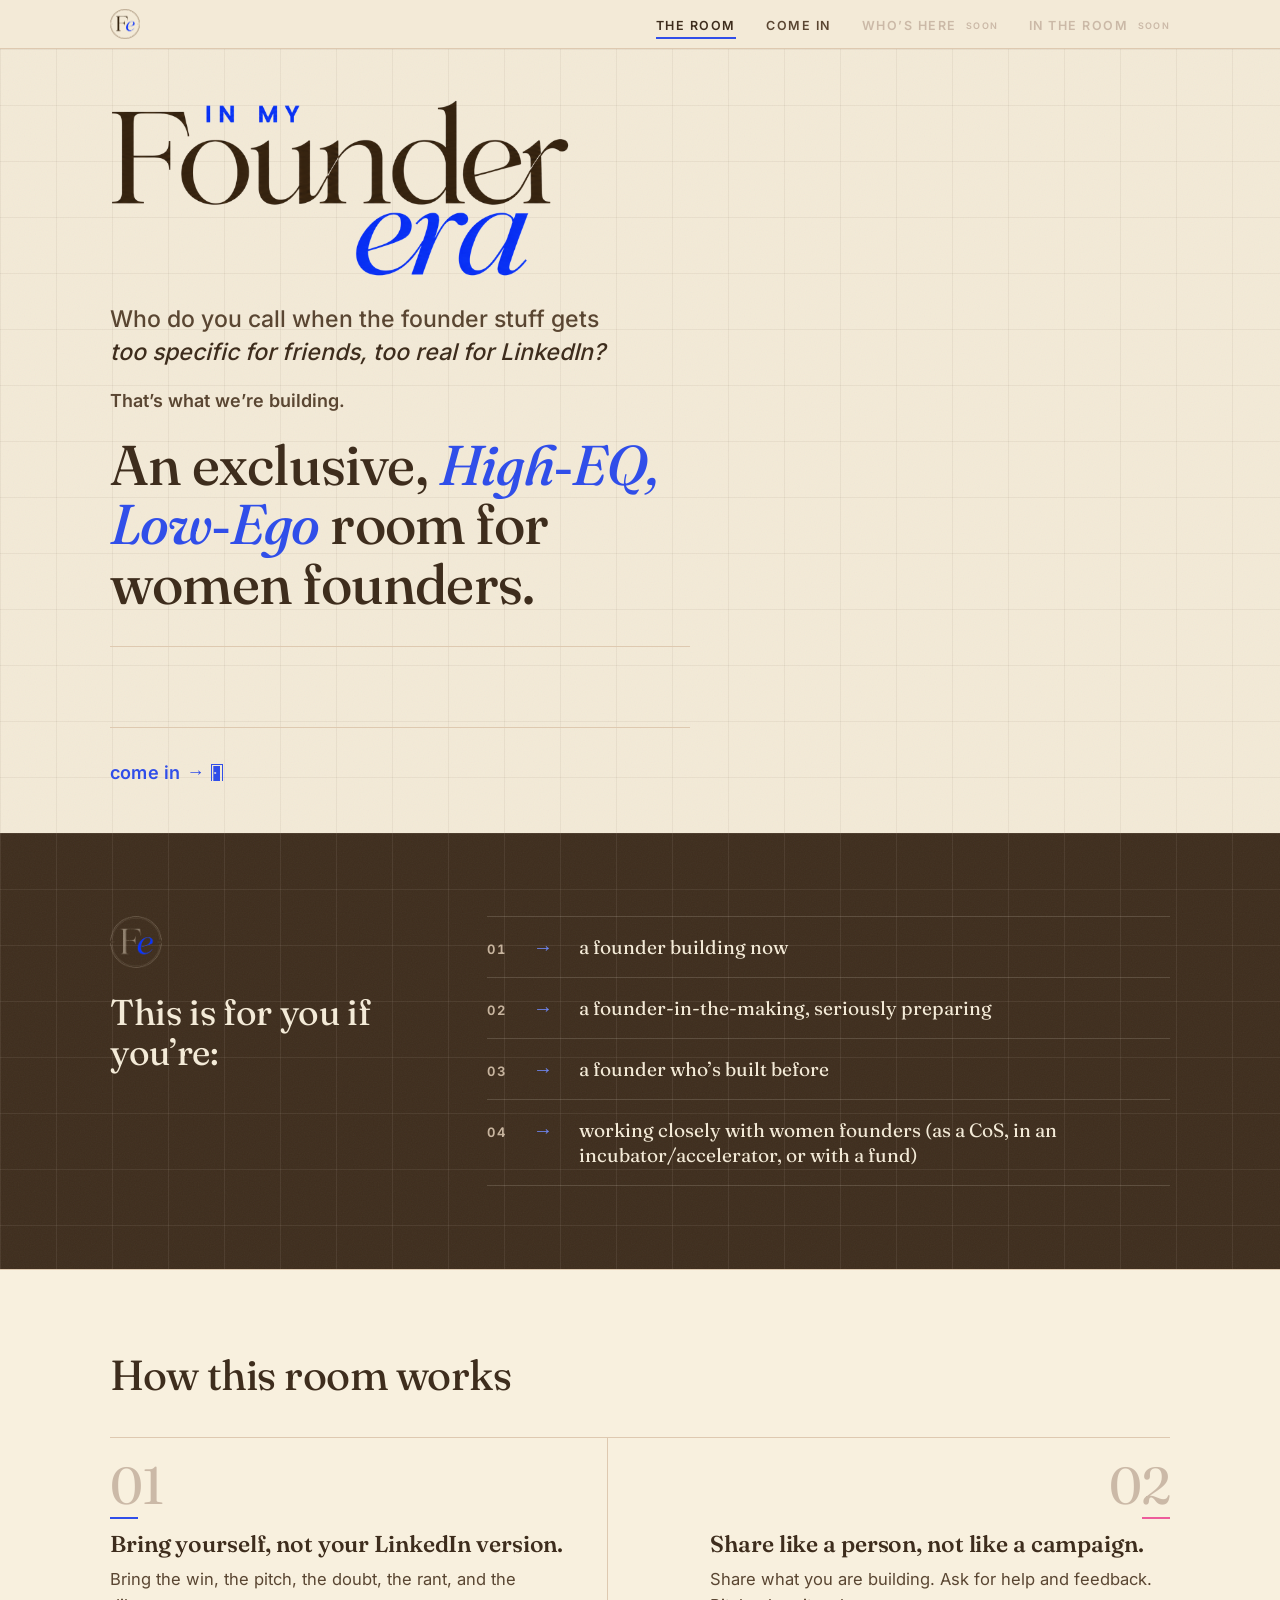
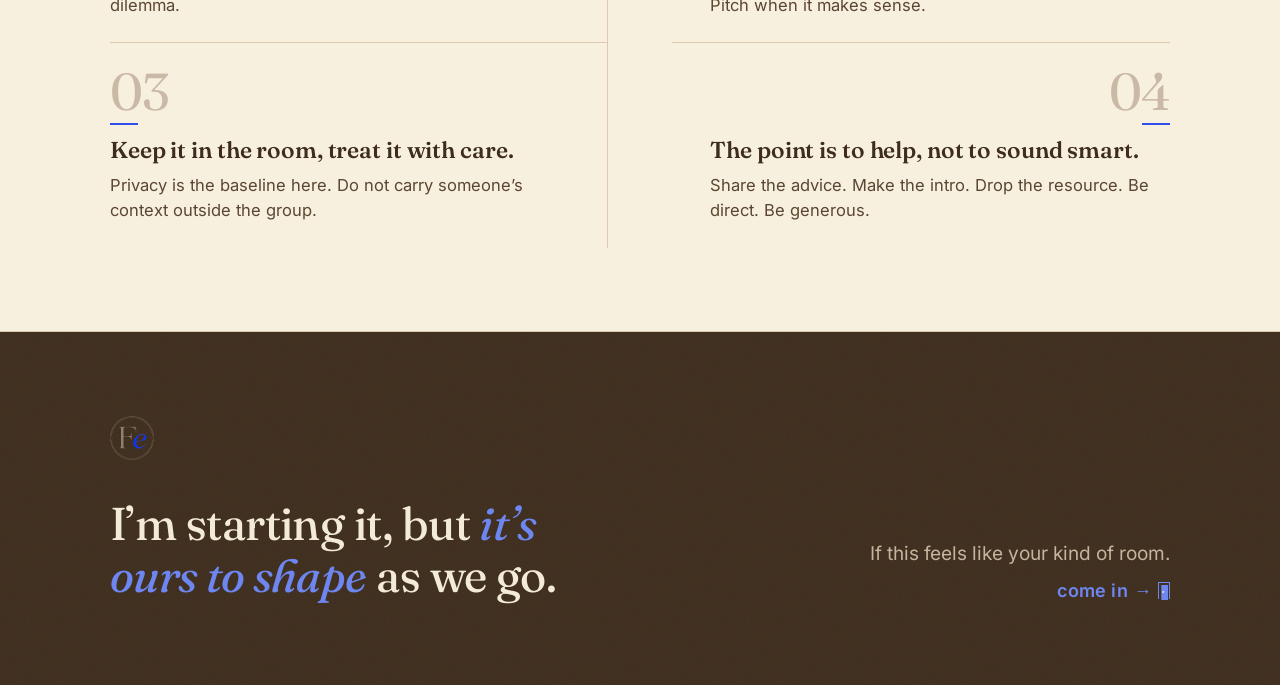
<file: index.html>
<!DOCTYPE html>
<html lang="en">
<head>
  <meta charset="UTF-8">
  <meta name="viewport" content="width=device-width, initial-scale=1.0">
  <title>Founder Era — a room for women founders</title>
  <meta name="description" content="An exclusive, high-EQ, low-ego room for women founders — for the founder stuff too specific for friends, too real for LinkedIn. Come in.">

  <!-- Social preview -->
  <meta property="og:title" content="in my Founder era">
  <meta property="og:description" content="An exclusive, high-EQ, low-ego room for women founders. Come in.">
  <meta property="og:type" content="website">
  <meta property="og:url" content="https://founderera.club/">
  <meta property="og:image" content="https://founderera.club/og.jpg">
  <meta property="og:image:width" content="1200">
  <meta property="og:image:height" content="630">
  <meta name="twitter:card" content="summary_large_image">
  <meta name="twitter:title" content="in my Founder era">
  <meta name="twitter:description" content="An exclusive, high-EQ, low-ego room for women founders. Come in.">

  <link rel="icon" type="image/png" href="favicon.png">
  <link rel="stylesheet" href="styles.css">
</head>
<body class="home-page">

  <!-- ===================== TOP NAVIGATION ===================== -->
  <nav class="home-nav" aria-label="Primary">
    <div class="home-nav-inner">
      <a class="home-nav-brand" href="index.html" aria-current="page" aria-label="Founder Era — the room">
        <img src="assets/fe-light.png" alt="" width="480" height="484">
      </a>
      <ul class="home-nav-links">
        <li><a class="home-nav-link home-nav-link--active" href="index.html" aria-current="page">The Room</a></li>
        <li><a class="home-nav-link" href="form.html">Come In</a></li>
        <li>
          <span class="home-nav-link home-nav-link--soon" aria-disabled="true">
            Who&rsquo;s Here <span class="home-nav-soon">soon</span>
          </span>
        </li>
        <li>
          <span class="home-nav-link home-nav-link--soon" aria-disabled="true">
            In the Room <span class="home-nav-soon">soon</span>
          </span>
        </li>
      </ul>
    </div>
  </nav>

  <!-- ===================== FOLD 1 — OPENING (cream + classic grid) ===================== -->
  <header class="home-fold home-fold--open">
    <div class="home-fold-grid" aria-hidden="true"></div>
    <div class="home-grain" aria-hidden="true"></div>

    <div class="home-shell">
      <div class="home-masthead">
        <img class="home-wordmark" src="assets/logo-light.png" alt="Founder Era" width="1400" height="542">
      </div>

      <div class="home-open-body">
        <p class="home-open-question">
          <span class="home-open-question-line">Who do you call when the founder stuff gets</span>
          <span class="home-open-question-line"><em>too specific for friends, too real for LinkedIn?</em></span>
        </p>

        <p class="home-open-bridge">That&rsquo;s what we&rsquo;re building.</p>

        <h1 class="home-open-hero">
          An exclusive, <em>High&#8209;EQ, Low&#8209;Ego</em> room for women founders.
        </h1>

        <!-- Thought reel: one founder situation at a time (CSS-only, loops;
             all six lines stay in the DOM and read in order for assistive tech;
             becomes a static list under prefers-reduced-motion) -->
        <div class="home-reel">
          <ul class="home-reel-track">
            <li>The co-founder conversation you&rsquo;re avoiding.</li>
            <li>The term sheet you&rsquo;re not sure is fair.</li>
            <li>The hiring decision you keep replaying.</li>
            <li>The day you want to quit.</li>
            <li>The health stuff. The family stuff.</li>
            <li>The self-doubt and the ambition.</li>
          </ul>
        </div>

        <a class="home-cta" href="form.html" aria-label="Come in — apply to Founder Era">
          <span class="home-cta-label">come in</span>
          <span class="home-cta-arrow" aria-hidden="true">&rarr;</span>
          <span class="home-cta-door" aria-hidden="true">
            <span class="home-cta-door-leaf"></span>
          </span>
        </a>
      </div>
    </div>
  </header>

  <main>
    <!-- ===================== FOLD 2 — MEMBERSHIP (espresso + subtle grid) ===================== -->
    <section class="home-fold home-fold--dark" aria-labelledby="home-membership-title">
      <div class="home-fold-grid home-fold-grid--dark" aria-hidden="true"></div>
      <div class="home-grain" aria-hidden="true"></div>

      <div class="home-shell home-membership">
        <div class="home-membership-head">
          <img class="home-seal home-seal--inline" src="assets/fe-dark.png" alt="" width="480" height="485">
          <h2 class="home-eyebrow-lead" id="home-membership-title">This is for you if you&rsquo;re:</h2>
        </div>

        <ol class="home-list">
          <li class="home-list-item">
            <span class="home-list-num" aria-hidden="true">01</span>
            <span class="home-list-arrow" aria-hidden="true">&rarr;</span>
            <span class="home-list-text">a founder building now</span>
          </li>
          <li class="home-list-item">
            <span class="home-list-num" aria-hidden="true">02</span>
            <span class="home-list-arrow" aria-hidden="true">&rarr;</span>
            <span class="home-list-text">a founder-in-the-making, seriously preparing</span>
          </li>
          <li class="home-list-item">
            <span class="home-list-num" aria-hidden="true">03</span>
            <span class="home-list-arrow" aria-hidden="true">&rarr;</span>
            <span class="home-list-text">a founder who&rsquo;s built before</span>
          </li>
          <li class="home-list-item">
            <span class="home-list-num" aria-hidden="true">04</span>
            <span class="home-list-arrow" aria-hidden="true">&rarr;</span>
            <span class="home-list-text">working closely with women founders (as a CoS, in an incubator/accelerator, or with a fund)</span>
          </li>
        </ol>
      </div>
    </section>

    <!-- ===================== FOLD 3 — VALUES (cream, editorial hairline grid) ===================== -->
    <section class="home-fold home-fold--values" aria-labelledby="home-values-title">
      <div class="home-shell">
        <h2 class="home-values-title" id="home-values-title">How this room works</h2>

        <div class="home-values-grid">
          <article class="home-value">
            <span class="home-value-num" aria-hidden="true">01</span>
            <h3 class="home-value-name">Bring yourself, not your LinkedIn version.</h3>
            <p class="home-value-copy">Bring the win, the pitch, the doubt, the rant, and the dilemma.</p>
          </article>

          <article class="home-value home-value--signal">
            <span class="home-value-num" aria-hidden="true">02</span>
            <h3 class="home-value-name">Share like a person, not like a campaign.</h3>
            <p class="home-value-copy">Share what you are building. Ask for help and feedback. Pitch when it makes sense.</p>
          </article>

          <article class="home-value">
            <span class="home-value-num" aria-hidden="true">03</span>
            <h3 class="home-value-name">Keep it in the room, treat it with care.</h3>
            <p class="home-value-copy">Privacy is the baseline here. Do not carry someone&rsquo;s context outside the group.</p>
          </article>

          <article class="home-value">
            <span class="home-value-num" aria-hidden="true">04</span>
            <h3 class="home-value-name">The point is to help, not to sound smart.</h3>
            <p class="home-value-copy">Share the advice. Make the intro. Drop the resource. Be direct. Be generous.</p>
          </article>
        </div>
      </div>
    </section>

    <!-- ===================== FOLD 4 — CLOSING (espresso, spare, quiet) ===================== -->
    <section class="home-fold home-fold--close" aria-labelledby="home-close-title">
      <div class="home-grain" aria-hidden="true"></div>

      <div class="home-shell home-close-shell">
        <img class="home-seal home-seal--close" src="assets/fe-dark.png" alt="Founder Era" width="480" height="485">
        <p class="home-close-statement" id="home-close-title">
          I&rsquo;m starting it, but <em>it&rsquo;s ours to shape</em> as we go.
        </p>
        <div class="home-close-actions">
          <p class="home-close-invite">If this feels like your kind of room.</p>
          <a class="home-cta home-cta--close" href="form.html" aria-label="Come in — apply to Founder Era">
            <span class="home-cta-label">come in</span>
            <span class="home-cta-arrow" aria-hidden="true">&rarr;</span>
            <span class="home-cta-door" aria-hidden="true">
              <span class="home-cta-door-leaf"></span>
            </span>
          </a>
        </div>
      </div>
    </section>
  </main>

</body>
</html>
</file>
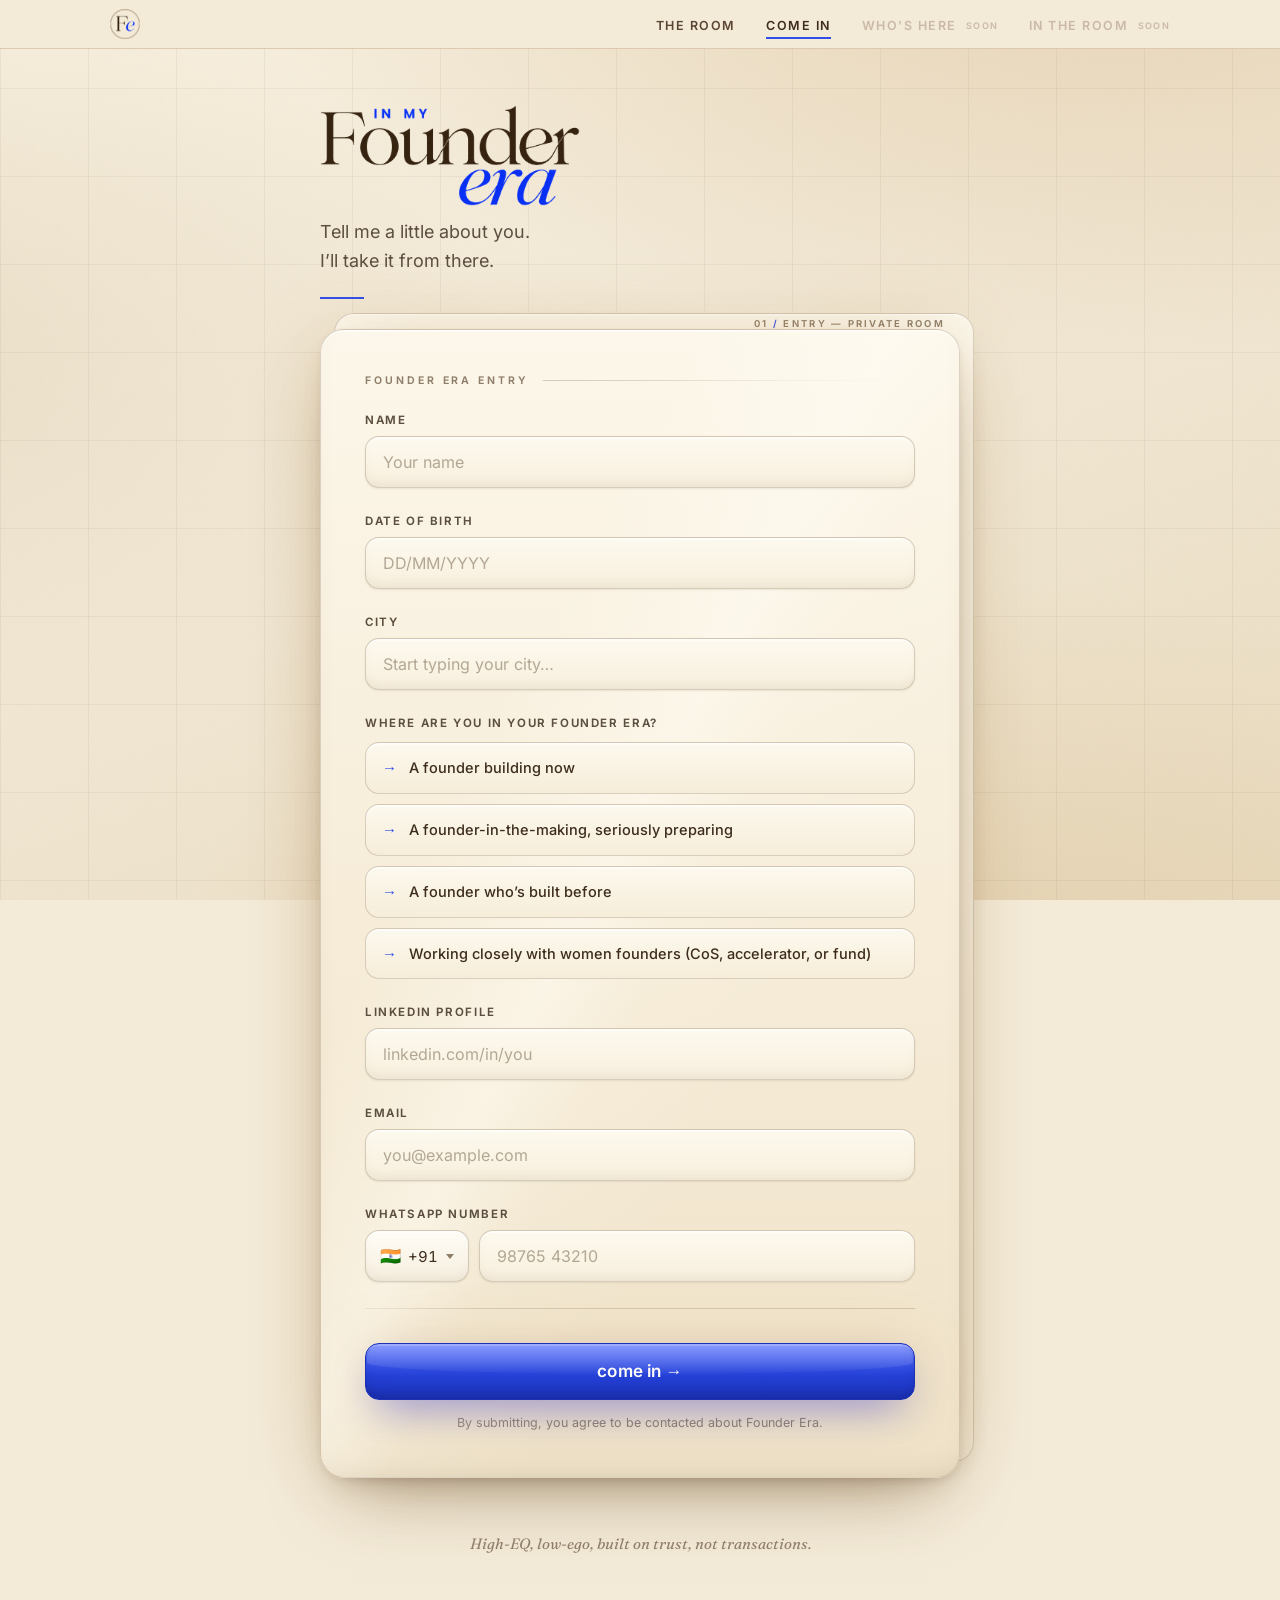
<file: form.html>
<!DOCTYPE html>
<html lang="en">
<head>
  <meta charset="UTF-8">
  <meta name="viewport" content="width=device-width, initial-scale=1.0">
  <title>Founder Era — in my founder era</title>
  <meta name="description" content="A small, closed space for women founders. High-EQ, low-ego, runs on trust — not transactions. Come in.">

  <!-- Social preview -->
  <meta property="og:title" content="in my Founder era">
  <meta property="og:description" content="A small, closed space for women founders. High-EQ, low-ego, runs on trust — not transactions. Come in.">
  <meta property="og:type" content="website">
  <meta property="og:url" content="https://founderera.club/">
  <meta property="og:image" content="https://founderera.club/og.jpg">
  <meta property="og:image:width" content="1200">
  <meta property="og:image:height" content="630">
  <meta name="twitter:card" content="summary_large_image">
  <meta name="twitter:title" content="in my Founder era">
  <meta name="twitter:description" content="A small, closed space for women founders. Come in.">

  <link rel="icon" type="image/png" href="favicon.png">
  <link rel="stylesheet" href="styles.css">
</head>
<body class="form-page">

  <!-- ===================== TOP NAVIGATION (shared with the homepage) ===================== -->
  <nav class="home-nav" aria-label="Primary">
    <div class="home-nav-inner">
      <a class="home-nav-brand" href="index.html" aria-label="Founder Era — the room">
        <img src="assets/fe-light.png" alt="" width="480" height="484">
      </a>
      <ul class="home-nav-links">
        <li><a class="home-nav-link" href="index.html">The Room</a></li>
        <li><a class="home-nav-link home-nav-link--active" href="form.html" aria-current="page">Come In</a></li>
        <li>
          <span class="home-nav-link home-nav-link--soon" aria-disabled="true">
            Who&rsquo;s Here <span class="home-nav-soon">soon</span>
          </span>
        </li>
        <li>
          <span class="home-nav-link home-nav-link--soon" aria-disabled="true">
            In the Room <span class="home-nav-soon">soon</span>
          </span>
        </li>
      </ul>
    </div>
  </nav>

  <!-- Background scenes: cream entry (outside the room) and espresso confirmation (inside) -->
  <div class="scene scene-entry" aria-hidden="true"></div>
  <div class="scene scene-espresso" aria-hidden="true"></div>
  <div class="grain" aria-hidden="true"></div>

  <main class="page">

    <!-- ===================== FORM STATE ===================== -->
    <section class="state state-form" id="stateForm">

      <header class="hero">
        <h1 class="form-wordmark-heading">
          <img class="form-wordmark" src="assets/logo-light.png" alt="In my Founder Era" width="1400" height="542">
        </h1>
        <p class="intro intro-sub">Tell me a little about you.<br>I&rsquo;ll take it from there.</p>
      </header>

      <div class="form-lead-rule" aria-hidden="true"></div>

      <div class="card-stage">
      <div class="slip" aria-hidden="true"><span class="slip-text">01 <em>/</em> entry &mdash; private room</span></div>
      <form class="card" id="signupForm" novalidate>
        <p class="card-label" aria-hidden="true">founder era entry</p>

        <div class="field">
          <label for="name">Name</label>
          <input type="text" id="name" name="name" autocomplete="name" placeholder="Your name" required>
          <p class="field-error" data-error-for="name"></p>
        </div>

        <div class="field">
          <label for="dob">Date of birth</label>
          <input type="text" id="dob" name="dob" inputmode="numeric" autocomplete="bday" placeholder="DD/MM/YYYY" required>
          <p class="field-error" data-error-for="dob"></p>
        </div>

        <div class="field field-city">
          <label for="city">City</label>
          <input type="text" id="city" name="city" autocomplete="off" role="combobox" aria-expanded="false" aria-autocomplete="list" aria-controls="cityList" placeholder="Start typing your city&hellip;" required>
          <ul class="city-list" id="cityList" role="listbox" hidden></ul>
          <p class="field-error" data-error-for="city"></p>
        </div>

        <fieldset class="field field-journey">
          <legend>Where are you in your founder era?</legend>
          <div class="pills" role="radiogroup" aria-label="Where are you in your founder era?">
            <label class="pill">
              <input type="radio" name="journey" value="A founder building now">
              <span class="pill-arrow" aria-hidden="true">&rarr;</span>
              <span class="pill-text">A founder building now</span>
            </label>
            <label class="pill">
              <input type="radio" name="journey" value="A founder-in-the-making, seriously preparing">
              <span class="pill-arrow" aria-hidden="true">&rarr;</span>
              <span class="pill-text">A founder-in-the-making, seriously preparing</span>
            </label>
            <label class="pill">
              <input type="radio" name="journey" value="A founder who's built before">
              <span class="pill-arrow" aria-hidden="true">&rarr;</span>
              <span class="pill-text">A founder who&rsquo;s built before</span>
            </label>
            <label class="pill">
              <input type="radio" name="journey" value="Working closely with women founders (CoS, accelerator, or fund)">
              <span class="pill-arrow" aria-hidden="true">&rarr;</span>
              <span class="pill-text">Working closely with women founders (CoS, accelerator, or fund)</span>
            </label>
          </div>
          <p class="field-error" data-error-for="journey"></p>
        </fieldset>

        <div class="field">
          <label for="linkedin">LinkedIn profile</label>
          <input type="url" id="linkedin" name="linkedin" inputmode="url" autocomplete="url" placeholder="linkedin.com/in/you" required>
          <p class="field-error" data-error-for="linkedin"></p>
        </div>

        <div class="field">
          <label for="email">Email</label>
          <input type="email" id="email" name="email" inputmode="email" autocomplete="email" placeholder="you@example.com" required>
          <p class="field-error" data-error-for="email"></p>
        </div>

        <div class="field">
          <label for="whatsapp">WhatsApp number</label>
          <div class="phone-group">
            <div class="dial" id="dialWrap">
              <button type="button" class="dial-btn" id="dialBtn" aria-haspopup="listbox" aria-expanded="false" aria-label="Country dialing code">
                <span class="dial-flag" id="dialFlag"></span>
                <span class="dial-code" id="dialLabel">+91</span>
                <span class="dial-chev" aria-hidden="true"></span>
              </button>
              <div class="dial-pop" id="dialPop" hidden>
                <input type="text" id="dialSearch" placeholder="Search country or code&hellip;" autocomplete="off" aria-controls="dialList" aria-autocomplete="list">
                <ul class="dial-list" id="dialList" role="listbox" aria-label="Country dialing code"></ul>
              </div>
              <input type="hidden" id="dialCode" name="dialCode" value="+91">
            </div>
            <input type="tel" id="whatsapp" name="whatsapp" inputmode="tel" autocomplete="tel-national" placeholder="98765 43210" required>
          </div>
          <p class="field-error" data-error-for="whatsapp"></p>
        </div>

        <!-- honeypot — humans never see this -->
        <div class="hp" aria-hidden="true">
          <label for="website">Website</label>
          <input type="text" id="website" name="website" tabindex="-1" autocomplete="off">
        </div>

        <div class="form-submit-rule" aria-hidden="true"></div>

        <p class="form-error" id="formError" role="alert" hidden>something glitched — try again in a sec.</p>

        <button type="submit" class="cta" id="submitBtn">
          <span class="cta-label">come in&nbsp;&rarr;</span>
          <span class="cta-sending" aria-hidden="true">sending&hellip;</span>
        </button>
        <p class="consent">By submitting, you agree to be contacted about Founder Era.</p>

      </form>
      </div>

      <p class="footnote">High-EQ, low-ego, built on trust, not transactions.</p>
    </section>

    <!-- ===================== DONE STATE ===================== -->
    <section class="state state-done" id="stateDone" hidden>
      <div class="done-inner">
        <h2 class="done-title"><span class="dt-roman">you&rsquo;re on</span> <span class="dt-italic">the list.</span></h2>
        <div class="done-panel">
          <p class="done-label" aria-hidden="true">founder era &mdash; confirmation</p>
          <p class="done-copy">Founder Era is small and closed on purpose. I&rsquo;ll personally look over your form &mdash; keep an eye on your WhatsApp for the invite.</p>
          <div class="done-rule" aria-hidden="true"></div>
          <p class="done-copy done-share">In the meantime &mdash; know another woman building something real?</p>
          <button type="button" class="share-link" id="shareLink">Send her the link&nbsp;&rarr;</button>
        </div>
      </div>
    </section>

  </main>

  <script src="cities.js" defer></script>
  <script src="app.js" defer></script>
</body>
</html>
</file>
<file: styles.css>
/* ————————————————————————————————————————————————
   Founder Era — sunlit, editorial, warm
   ———————————————————————————————————————————————— */

@font-face {
  font-family: 'Fraunces';
  font-style: normal;
  font-weight: 100 900;
  font-display: swap;
  src: url('fonts/fraunces.woff2') format('woff2');
}
@font-face {
  font-family: 'Fraunces';
  font-style: italic;
  font-weight: 100 900;
  font-display: swap;
  src: url('fonts/fraunces-italic.woff2') format('woff2');
}
@font-face {
  font-family: 'Inter';
  font-style: normal;
  font-weight: 100 900;
  font-display: swap;
  src: url('fonts/inter.woff2') format('woff2');
}

:root {
  /* Founder Era brand palette */
  --cream: #F3EAD7;
  --cream-warm: #EFE3CB;
  --sand: #E7D8BC;
  --gold: #C99A5B;
  --taupe: #CBB9A7;
  --espresso: #3E2D1D;
  --espresso-deep: #2E2113;
  --ink: #3E2D1D;
  --muted: #8F7E69;
  --cobalt: #304EE9;
  --cobalt-deep: #2440D6;
  --cobalt-soft: rgba(48, 78, 233, 0.14);
  --signal-pink: #ED5C9B;   /* single accent — principle 02 underline only */
  /* Shared chrome tokens — read by the top navigation on both pages */
  --home-espresso-80: #5A4632;   /* muted nav text on cream */
  --home-line: #DEC9B0;          /* hairline under the nav on cream */
  /* Brand type: Canela Display/Italic + Söhne (licensed) — Fraunces/Inter
     ship as tuned stand-ins and yield automatically if Canela/Söhne load */
  --serif: 'Canela', 'Canela Deck', 'Fraunces', 'Iowan Old Style', Georgia, serif;
  --sans: 'Söhne', 'Sohne', 'Inter', -apple-system, 'Segoe UI', sans-serif;
  --radius: 14px;
}

* { margin: 0; padding: 0; box-sizing: border-box; }

html { -webkit-text-size-adjust: 100%; }

body {
  font-family: var(--sans);
  color: var(--ink);
  min-height: 100svh;
  background: var(--cream);
  overflow-x: hidden;
}

/* ——— Background scenes ————————————————————— */
/* Entry: cream, low sunlight — the world outside the room + graph-paper grid */
.scene {
  position: fixed;
  inset: 0;
  z-index: -2;
  pointer-events: none;
  transition: opacity 1.1s ease;
}
.scene-entry {
  opacity: 1;
  background:
    radial-gradient(120% 90% at 85% -10%, rgba(201, 154, 91, 0.30), transparent 55%),
    radial-gradient(90% 70% at -15% 40%, rgba(233, 220, 195, 0.85), transparent 60%),
    radial-gradient(100% 80% at 70% 110%, rgba(201, 154, 91, 0.20), transparent 58%),
    linear-gradient(160deg, #F8F0DE 0%, var(--cream) 42%, #EBDDC1 100%);
}
.scene-entry::after {
  content: '';
  position: absolute;
  inset: 0;
  background-image:
    linear-gradient(rgba(58, 43, 32, 0.055) 1px, transparent 1px),
    linear-gradient(90deg, rgba(58, 43, 32, 0.055) 1px, transparent 1px);
  background-size: 88px 88px;
}
/* Espresso: warm brown with a golden sheen — never flat */
.scene-espresso {
  opacity: 0;
  background:
    radial-gradient(110% 80% at 80% -15%, rgba(201, 154, 91, 0.28), transparent 55%),
    radial-gradient(80% 60% at 10% 105%, rgba(201, 154, 91, 0.14), transparent 60%),
    linear-gradient(155deg, #4A3623 0%, var(--espresso) 45%, var(--espresso-deep) 100%);
}
.scene-espresso::after {
  content: '';
  position: absolute;
  inset: 0;
  background-image:
    linear-gradient(rgba(243, 234, 215, 0.05) 1px, transparent 1px),
    linear-gradient(90deg, rgba(243, 234, 215, 0.05) 1px, transparent 1px);
  background-size: 88px 88px;
}
body.is-done .scene-entry { opacity: 0; }
body.is-done .scene-espresso { opacity: 1; }

/* Filmic grain — layered above the grid */
.grain {
  position: fixed;
  inset: 0;
  z-index: -1;
  pointer-events: none;
  opacity: 0.055;
  background-image: url("data:image/svg+xml,%3Csvg xmlns='http://www.w3.org/2000/svg' width='180' height='180'%3E%3Cfilter id='n'%3E%3CfeTurbulence type='fractalNoise' baseFrequency='0.82' numOctaves='2' stitchTiles='stitch'/%3E%3C/filter%3E%3Crect width='100%25' height='100%25' filter='url(%23n)'/%3E%3C/svg%3E");
  background-size: 180px 180px;
}

/* ——— Layout — a narrow, centred form column, gutters aligned to the nav ——— */
.page {
  max-width: 760px;
  margin: 0 auto;
  padding: clamp(32px, 6vw, 56px) clamp(22px, 5vw, 60px) clamp(48px, 8vw, 72px);
}

/* ——— Hero — the wordmark serves as the page heading + short intro ——— */
.hero { margin-bottom: clamp(16px, 2.2vw, 22px); }

/* the wordmark IS the page's single <h1> — left-aligned identity, not a hero */
.form-wordmark-heading {
  margin: 0;
  padding: 0;
  line-height: 1;
}
.form-wordmark {
  display: block;
  width: clamp(180px, 24vw, 260px);
  height: auto;
}

.intro {
  margin-top: clamp(16px, 2.4vw, 22px);
  font-size: clamp(18px, 1.7vw, 20px);
  font-weight: 550;
  line-height: 1.6;
  color: var(--ink);
  max-width: 46ch;
}
.intro-sub {
  margin-top: 12px;
  font-size: clamp(16.5px, 1.4vw, 18px);
  font-weight: 400;
  color: #5C4F40;
}

/* short cobalt hairline — a clear start to the task area */
.form-lead-rule {
  width: 44px;
  height: 2px;
  background: var(--cobalt);
  margin-bottom: clamp(22px, 3vw, 30px);
}

/* ——— Card stage: invite slip + entry card ——— */
.card-stage { position: relative; }

/* invite-slip: a second card sitting directly behind the main one */
.slip {
  position: absolute;
  inset: 0;
  transform: translate(14px, -16px);
  background: linear-gradient(180deg, #FCF8EC 0%, #F2E9D4 100%);
  border: 1px solid rgba(139, 117, 90, 0.3);
  border-radius: 20px;
  box-shadow:
    0 14px 32px -20px rgba(93, 69, 44, 0.4),
    inset 0 1px 0 rgba(255, 255, 255, 0.85);
}
.slip-text em { font-style: normal; color: var(--cobalt); }
.slip-text {
  position: absolute;
  top: 4px;
  right: 28px;
  font-size: 9.5px;
  font-weight: 650;
  letter-spacing: 0.24em;
  text-transform: uppercase;
  white-space: nowrap;
  color: var(--muted);
}

/* printed label inside the card — not a heading */
.card-label {
  display: flex;
  align-items: center;
  gap: 14px;
  font-size: 10.5px;
  font-weight: 650;
  letter-spacing: 0.28em;
  text-transform: uppercase;
  color: var(--muted);
  margin-bottom: 26px;
}
.card-label::after {
  content: '';
  height: 1px;
  flex: 1;
  background: linear-gradient(90deg, rgba(139, 117, 90, 0.35), transparent);
}

.card {
  position: relative;
  /* lit coated surface: lighter where light lands, deeper toward the base */
  background: linear-gradient(180deg, #FCF7EA 0%, #F6ECD8 52%, #EFE2C8 100%);
  border: 1px solid rgba(139, 117, 90, 0.28);
  border-radius: 24px;
  padding: clamp(28px, 6vw, 44px);
  box-shadow:
    0 36px 70px -32px rgba(93, 69, 44, 0.5),
    0 14px 30px -16px rgba(93, 69, 44, 0.28),
    0 3px 8px -3px rgba(93, 69, 44, 0.14),
    0 0 80px -18px rgba(201, 154, 91, 0.45),
    inset 0 1.5px 0 rgba(255, 255, 255, 0.95),
    inset 0 -20px 34px -26px rgba(139, 117, 90, 0.3);
}
/* faint diagonal sheen, like light on coated paper */
.card::before {
  content: '';
  position: absolute;
  inset: 0;
  border-radius: inherit;
  background: linear-gradient(118deg, transparent 30%, rgba(255, 252, 243, 0.55) 46%, rgba(255, 252, 243, 0.12) 54%, transparent 66%);
  pointer-events: none;
}

/* ——— Fields ————————————————————————————————— */
.field { position: relative; margin-bottom: 26px; border: 0; scroll-margin-top: 84px; }

.field > label,
.field legend {
  display: block;
  font-size: 11.5px;
  font-weight: 650;
  letter-spacing: 0.14em;
  text-transform: uppercase;
  color: #5C4F40;
  margin-bottom: 9px;
}
.field legend { margin-bottom: 12px; }

input[type="text"],
input[type="url"],
input[type="email"],
input[type="tel"] {
  width: 100%;
  font-family: var(--sans);
  font-size: 16px;
  color: var(--ink);
  background: linear-gradient(180deg, #FDF9EE 0%, #F8F0DE 100%);
  border: 1px solid rgba(139, 117, 90, 0.34);
  border-radius: var(--radius);
  padding: 15px 17px;
  outline: none;
  /* part of the same lit surface: inner top light, gentle depth, slight lift */
  box-shadow:
    inset 0 1.5px 0 rgba(255, 255, 255, 0.9),
    inset 0 -9px 16px -12px rgba(139, 117, 90, 0.24),
    0 1px 2px rgba(93, 69, 44, 0.1);
  transition: border-color 0.2s ease, box-shadow 0.2s ease;
}
input::placeholder { color: #B3A794; }
input:focus {
  border-color: var(--cobalt);
  box-shadow:
    inset 0 1.5px 0 rgba(255, 255, 255, 0.9),
    inset 0 -9px 16px -12px rgba(139, 117, 90, 0.16),
    0 0 0 3.5px var(--cobalt-soft);
}
.field.has-error input {
  border-color: rgba(176, 108, 57, 0.75);
}

/* ——— Phone: searchable country code + number ————— */
.phone-group { display: flex; gap: 10px; }
.phone-group > input[type="tel"] { flex: 1; min-width: 0; }
.dial { position: relative; flex: none; }

.dial-btn {
  display: flex;
  align-items: center;
  gap: 7px;
  height: 100%;
  font-family: var(--sans);
  font-size: 15px;
  color: var(--ink);
  background: linear-gradient(180deg, #FEFCF6 0%, #F7EFDF 100%);
  border: 1px solid rgba(139, 117, 90, 0.34);
  border-radius: var(--radius);
  padding: 0 14px;
  cursor: pointer;
  box-shadow:
    inset 0 1.5px 0 rgba(255, 255, 255, 0.9),
    inset 0 -9px 16px -12px rgba(139, 117, 90, 0.24),
    0 1px 2px rgba(93, 69, 44, 0.1);
  transition: border-color 0.2s ease, box-shadow 0.2s ease;
}
.dial-btn[aria-expanded="true"] {
  border-color: var(--cobalt);
  box-shadow: inset 0 1.5px 0 rgba(255, 255, 255, 0.9), 0 0 0 3.5px var(--cobalt-soft);
}
.dial-flag { font-size: 17px; line-height: 1; }
.dial-code { font-variant-numeric: tabular-nums; }
.dial-chev {
  width: 0; height: 0;
  border-left: 4px solid transparent;
  border-right: 4px solid transparent;
  border-top: 5px solid #8F7E69;
  margin-left: 1px;
}

/* popover */
.dial-pop {
  position: absolute;
  top: calc(100% + 6px);
  left: 0;
  z-index: 40;
  width: 268px;
  max-width: 78vw;
  background: linear-gradient(180deg, #FEFCF6, #F6EDD9);
  border: 1px solid rgba(139, 117, 90, 0.3);
  border-radius: var(--radius);
  box-shadow: 0 22px 44px -18px rgba(93, 69, 44, 0.4), inset 0 1.5px 0 rgba(255,255,255,0.85);
  padding: 8px;
}
#dialSearch {
  width: 100%;
  font-family: var(--sans);
  font-size: 15px;
  color: var(--ink);
  background: #FFFDF7;
  border: 1px solid rgba(139, 117, 90, 0.32);
  border-radius: 10px;
  padding: 10px 12px;
  outline: none;
  margin-bottom: 6px;
}
#dialSearch:focus { border-color: var(--cobalt); box-shadow: 0 0 0 3px var(--cobalt-soft); }
.dial-list {
  list-style: none;
  max-height: 230px;
  overflow-y: auto;
}
.dial-list li {
  display: flex;
  align-items: center;
  gap: 10px;
  padding: 9px 11px;
  border-radius: 9px;
  font-size: 14.5px;
  color: var(--ink);
  cursor: pointer;
}
.dial-list li .dl-flag { font-size: 17px; line-height: 1; flex: none; }
.dial-list li .dl-name { flex: 1; min-width: 0; overflow: hidden; text-overflow: ellipsis; white-space: nowrap; }
.dial-list li .dl-code { color: var(--muted); font-variant-numeric: tabular-nums; }
.dial-list li:hover,
.dial-list li[aria-selected="true"] { background: var(--cobalt-soft); color: var(--cobalt-deep); }
.dial-list li:hover .dl-code,
.dial-list li[aria-selected="true"] .dl-code { color: var(--cobalt); }
.dial-list li.dl-current { font-weight: 600; }
.dial-empty { padding: 12px; font-size: 14px; color: var(--muted); text-align: center; }

.field-error {
  display: none;
  font-size: 13px;
  line-height: 1.45;
  color: #A25E2B;
  margin-top: 7px;
}
.field.has-error .field-error { display: block; }

/* ——— City autocomplete ————————————————————— */
.field-city { position: relative; }
.city-list {
  position: absolute;
  top: calc(100% - 2px);
  left: 0;
  right: 0;
  z-index: 30;
  list-style: none;
  background: linear-gradient(180deg, #FDF9EE, #F5EBD6);
  border: 1px solid rgba(139, 117, 90, 0.3);
  border-radius: var(--radius);
  box-shadow: 0 22px 44px -18px rgba(58, 43, 32, 0.35), inset 0 1.5px 0 rgba(255,255,255,0.8);
  max-height: 246px;
  overflow-y: auto;
  padding: 6px;
}
.city-list li {
  padding: 10px 12px;
  border-radius: 9px;
  font-size: 15px;
  color: var(--ink);
  cursor: pointer;
}
.city-list li .cc { color: var(--muted); }
.city-list li:hover {
  background: rgba(201, 154, 91, 0.14);
}
.city-list li[aria-selected="true"] {
  background: var(--cobalt-soft);
  color: var(--cobalt-deep);
}
.city-list li[aria-selected="true"] .cc { color: var(--cobalt); }

/* ——— Journey pills —————————————————————————— */
.pills { display: grid; gap: 10px; }
.pill {
  position: relative;
  display: flex;
  align-items: flex-start;
  gap: 12px;
  padding: 14px 16px;
  background: linear-gradient(180deg, #FDF9EE 0%, #F6EDD9 100%);
  border: 1px solid rgba(139, 117, 90, 0.32);
  border-radius: var(--radius);
  cursor: pointer;
  box-shadow: inset 0 1.5px 0 rgba(255, 255, 255, 0.85);
  transition: border-color 0.18s ease, background 0.18s ease, box-shadow 0.18s ease, transform 0.18s ease;
  overflow: hidden;
}
.pill:hover { border-color: rgba(43, 58, 240, 0.45); }
.pill input {
  position: absolute;
  opacity: 0;
  pointer-events: none;
}
.pill-arrow {
  color: var(--cobalt);
  font-size: 15px;
  line-height: 1.45;
  flex: none;
  transition: color 0.18s ease, transform 0.18s ease;
}
.pill-text {
  font-weight: 500;
  font-size: 14.5px;
  line-height: 1.45;
  color: var(--ink);
  transition: color 0.18s ease;
}
/* selected: polished cobalt — lit top edge, gentle depth at the base */
.pill:has(input:checked) {
  background: linear-gradient(180deg, #5A73FF 0%, var(--cobalt) 52%, #1F38C4 100%);
  border-color: #1C31B4;
  box-shadow:
    inset 0 1.5px 0 rgba(255, 255, 255, 0.42),
    inset 0 -10px 18px -12px rgba(10, 16, 92, 0.5),
    0 14px 30px -14px rgba(43, 58, 240, 0.6);
}
.pill:has(input:checked)::after {
  content: '';
  position: absolute;
  inset: 0;
  background: linear-gradient(115deg, transparent 30%, rgba(255, 255, 255, 0.14) 46%, transparent 60%);
  pointer-events: none;
}
.pill:has(input:checked) .pill-text { color: #F6F3EC; }
.pill:has(input:checked) .pill-arrow { color: #CBD1FF; transform: translateX(2px); }
.pill:has(input:focus-visible) {
  box-shadow: inset 0 1.5px 0 rgba(255,255,255,0.85), 0 0 0 3.5px var(--cobalt-soft);
}

/* ——— Honeypot ——————————————————————————————— */
.hp {
  position: absolute;
  left: -9999px;
  top: -9999px;
  height: 1px;
  width: 1px;
  overflow: hidden;
}

/* ——— CTA ———————————————————————————————————— */
.cta {
  position: relative;
  width: 100%;
  margin-top: 8px;
  font-family: var(--sans);
  font-size: 17px;
  font-weight: 600;
  letter-spacing: 0.01em;
  color: #FDFCF8;
  background: linear-gradient(180deg, #5A73FF 0%, var(--cobalt-deep) 58%, #1D35BE 100%);
  border: 1px solid #1C31B4;
  border-radius: var(--radius);
  padding: 17px 20px;
  cursor: pointer;
  overflow: hidden;
  box-shadow:
    inset 0 1.5px 0 rgba(255, 255, 255, 0.4),
    inset 0 -12px 20px -14px rgba(10, 16, 92, 0.55),
    0 18px 40px -14px rgba(43, 58, 240, 0.55),
    0 0 60px -8px rgba(201, 154, 91, 0.35);
  transition: transform 0.18s ease, box-shadow 0.25s ease, opacity 0.2s ease;
}
/* lacquer: a still highlight across the upper face */
.cta::before {
  content: '';
  position: absolute;
  inset: 1px 1px 46%;
  border-radius: 13px 13px 50% 50% / 13px 13px 40% 40%;
  background: linear-gradient(180deg, rgba(255, 255, 255, 0.28), rgba(255, 255, 255, 0.02));
  pointer-events: none;
}
/* sheen that sweeps on hover */
.cta::after {
  content: '';
  position: absolute;
  inset: 0;
  background: linear-gradient(115deg, transparent 25%, rgba(255, 255, 255, 0.22) 46%, transparent 64%);
  background-size: 240% 100%;
  background-position: 118% 0;
  pointer-events: none;
}
.cta:hover { transform: translateY(-1px); box-shadow:
    inset 0 1.5px 0 rgba(255, 255, 255, 0.4),
    inset 0 -12px 20px -14px rgba(10, 16, 92, 0.55),
    0 22px 48px -14px rgba(43, 58, 240, 0.6),
    0 0 70px -6px rgba(201, 154, 91, 0.45); }
.cta:hover::after { animation: cta-sheen 0.9s ease forwards; }
@keyframes cta-sheen {
  from { background-position: 118% 0; }
  to   { background-position: -18% 0; }
}
.cta:active { transform: translateY(0); }
.cta[disabled] { opacity: 0.72; cursor: default; transform: none; }
.cta .cta-sending { display: none; }
.cta.is-sending .cta-label { display: none; }
.cta.is-sending .cta-sending { display: inline; }

/* fine taupe hairline — a considered separation before the submit action */
.form-submit-rule {
  height: 1px;
  background: rgba(139, 117, 90, 0.3);
  margin: clamp(4px, 1vw, 8px) 0 clamp(20px, 3vw, 26px);
}

.consent {
  margin-top: 14px;
  font-size: 12.5px;
  line-height: 1.5;
  color: var(--muted);
  text-align: center;
}

.form-error {
  font-size: 14px;
  color: #A25E2B;
  background: rgba(201, 154, 91, 0.14);
  border: 1px solid rgba(201, 154, 91, 0.4);
  border-radius: 10px;
  padding: 11px 14px;
  margin-bottom: 16px;
}

.footnote {
  position: relative;
  margin-top: 56px;
  text-align: center;
  font-family: var(--serif);
  font-style: italic;
  font-size: 15px;
  color: var(--muted);
}

/* ——— Done / waitlist state ————————————————— */
.state-done { color: var(--cream); }
.done-inner {
  max-width: 620px;
  margin-top: clamp(8px, 6vw, 40px);
}
.done-title {
  text-wrap: balance;
  font-family: var(--serif);
  font-size: clamp(52px, 13vw, 104px);
  line-height: 1.02;
  letter-spacing: -0.01em;
  font-weight: 420;
  font-variation-settings: 'opsz' 144;
  color: #F6F0E3;
  margin-bottom: clamp(28px, 5vw, 40px);
}
.done-title .dt-italic { font-style: italic; color: #93A0FF; }

/* confirmation slip — the copy sits in a designed block, not floating */
.done-panel {
  position: relative;
  background: linear-gradient(170deg, rgba(255, 250, 238, 0.075) 0%, rgba(255, 250, 238, 0.03) 100%);
  border: 1px solid rgba(201, 154, 91, 0.3);
  border-radius: 20px;
  padding: clamp(24px, 5.5vw, 38px);
  box-shadow:
    inset 0 1.5px 0 rgba(255, 250, 238, 0.14),
    0 30px 70px -42px rgba(0, 0, 0, 0.7);
  overflow: hidden;
}
.done-panel::before {
  content: '';
  position: absolute;
  inset: 0;
  background: linear-gradient(118deg, transparent 34%, rgba(255, 250, 238, 0.06) 48%, transparent 64%);
  pointer-events: none;
}
.done-label {
  display: flex;
  align-items: center;
  gap: 14px;
  font-family: var(--sans);
  font-size: 10px;
  font-weight: 650;
  letter-spacing: 0.28em;
  text-transform: uppercase;
  color: rgba(230, 214, 185, 0.65);
  margin-bottom: 22px;
}
.done-label::after {
  content: '';
  height: 1px;
  flex: 1;
  background: linear-gradient(90deg, rgba(201, 154, 91, 0.45), transparent);
}
.done-copy {
  text-wrap: pretty;
  font-size: 16px;
  line-height: 1.7;
  color: rgba(243, 234, 215, 0.88);
  margin-bottom: 18px;
  max-width: 48ch;
}
.done-rule {
  width: 64px;
  height: 1px;
  background: linear-gradient(90deg, rgba(201, 154, 91, 0.7), transparent);
  margin: 26px 0;
}
.done-share { color: rgba(243, 234, 215, 0.75); margin-bottom: 6px; }
/* polished lacquered action, not a hyperlink */
.share-link {
  position: relative;
  display: inline-block;
  margin-top: 10px;
  font-family: var(--sans);
  font-size: 14.5px;
  font-weight: 600;
  letter-spacing: 0.01em;
  color: #FDFCF8;
  background: linear-gradient(180deg, #5A73FF 0%, var(--cobalt-deep) 58%, #1D35BE 100%);
  border: 1px solid #1C31B4;
  border-radius: 999px;
  padding: 12px 22px;
  cursor: pointer;
  box-shadow:
    inset 0 1.5px 0 rgba(255, 255, 255, 0.4),
    inset 0 -9px 14px -10px rgba(10, 16, 92, 0.55),
    0 14px 30px -14px rgba(43, 58, 240, 0.65);
  transition: transform 0.18s ease, box-shadow 0.25s ease;
}
.share-link:hover {
  transform: translateY(-1px);
  box-shadow:
    inset 0 1.5px 0 rgba(255, 255, 255, 0.4),
    inset 0 -9px 14px -10px rgba(10, 16, 92, 0.55),
    0 18px 36px -14px rgba(43, 58, 240, 0.75);
}

/* state transitions */
.state { transition: opacity 0.7s ease, transform 0.7s ease; }
.state[hidden] { display: none !important; }
.state.is-leaving { opacity: 0; transform: translateY(-14px); }
.state.is-entering { opacity: 0; transform: translateY(14px); }

/* ——— Reduced motion ————————————————————————— */
@media (prefers-reduced-motion: reduce) {
  .cta:hover::after { animation: none; }
  .state, .scene { transition: none; }
}

/* ——— Desktop: a touch more room for the done state ——— */
@media (min-width: 1080px) {
  .done-inner { margin-top: clamp(30px, 8vh, 80px); }
}

/* ==================================================================
   HOMEPAGE  (index.html)
   Rules below are homepage-only (scoped under .home-page or homepage
   classes) and read the global brand tokens without redefining them —
   EXCEPT the top-navigation block, which is a SHARED component used on
   both index.html and form.html (labelled where it begins).
   ================================================================== */

.home-page {
  /* Homepage brand tokens (derived from the confirmed palette).
     --home-espresso-80 and --home-line live in :root — shared with the nav. */
  --home-cream-soft: #F8F0DE;    /* faint tonal shift on cream */
  --home-cream-muted: #C7B49E;   /* muted text/metadata on espresso */
  --home-cobalt-dark: #6E86F0;   /* support cobalt — dark surfaces only */
  --home-grid-light: rgba(62, 45, 29, 0.06);
  --home-grid-dark: rgba(243, 234, 215, 0.08);

  background: var(--cream);
  color: var(--espresso);
  font-family: var(--sans);
  -webkit-font-smoothing: antialiased;
}

/* ——— Fold shell + shared devices ——— */
.home-fold {
  position: relative;
  overflow: hidden;
}
.home-shell {
  position: relative;
  z-index: 2;
  max-width: 1180px;
  margin: 0 auto;
  padding: clamp(52px, 6.5vw, 84px) clamp(22px, 5vw, 60px);
}

/* Classic square grid — structural texture, never notebook-like */
.home-fold-grid {
  position: absolute;
  inset: 0;
  z-index: 0;
  pointer-events: none;
  background-image:
    linear-gradient(var(--home-grid-light) 1px, transparent 1px),
    linear-gradient(90deg, var(--home-grid-light) 1px, transparent 1px);
  background-size: 56px 56px;
}
.home-fold-grid--dark {
  background-image:
    linear-gradient(var(--home-grid-dark) 1px, transparent 1px),
    linear-gradient(90deg, var(--home-grid-dark) 1px, transparent 1px);
}

/* Warm paper grain over flat colour */
.home-grain {
  position: absolute;
  inset: 0;
  z-index: 1;
  pointer-events: none;
  opacity: 0.05;
  background-image: url("data:image/svg+xml,%3Csvg xmlns='http://www.w3.org/2000/svg' width='180' height='180'%3E%3Cfilter id='n'%3E%3CfeTurbulence type='fractalNoise' baseFrequency='0.82' numOctaves='2' stitchTiles='stitch'/%3E%3C/filter%3E%3Crect width='100%25' height='100%25' filter='url(%23n)'/%3E%3C/svg%3E");
  background-size: 180px 180px;
}

/* Logo assets */
.home-page img { max-width: 100%; height: auto; }
.home-seal {
  display: block;
  width: 52px;
}
.home-wordmark {
  display: block;
  width: min(460px, 82vw);
}

/* ——— Top navigation — SHARED COMPONENT (index.html + form.html) ———
   Slim, editorial, sticky. Class-scoped (not under .home-page) so the
   same rules apply on both pages. Do not scope these beneath .home-page. */
.home-nav {
  position: sticky;
  top: 0;
  z-index: 50;
  background: var(--cream);
  border-bottom: 1px solid var(--home-line);
}
.home-nav-inner {
  max-width: 1180px;
  margin: 0 auto;
  padding: 9px clamp(22px, 5vw, 60px);
  display: flex;
  align-items: center;
  gap: 20px;
}
.home-nav-brand {
  display: inline-flex;
  align-items: center;
  flex: none;
  border-radius: 2px;
}
.home-nav-brand img { width: 30px; height: auto; display: block; }
.home-nav-brand:focus-visible { outline: 3px solid var(--cobalt); outline-offset: 3px; }
.home-nav-links {
  list-style: none;
  margin: 0 0 0 auto;
  padding: 0;
  min-width: 0;
  display: flex;
  align-items: center;
  gap: clamp(16px, 2.4vw, 32px);
}
.home-nav-link {
  position: relative;
  font-family: var(--sans);
  font-size: 12.5px;
  font-weight: 600;
  letter-spacing: 0.12em;
  text-transform: uppercase;
  color: var(--home-espresso-80);
  text-decoration: none;
  white-space: nowrap;
  padding: 6px 0;
  transition: color 0.18s ease;
}
a.home-nav-link:hover { color: var(--espresso); }
.home-nav-link--active { color: var(--espresso); }
.home-nav-link--active::after {
  content: '';
  position: absolute;
  left: 0;
  right: 0;
  bottom: 0;
  height: 2px;
  background: var(--cobalt);
}
.home-nav-link--soon { color: var(--taupe); cursor: default; }
.home-nav-soon {
  margin-left: 5px;
  font-size: 9px;
  letter-spacing: 0.14em;
  color: var(--taupe);
  vertical-align: 1px;
}
a.home-nav-link:focus-visible {
  outline: 3px solid var(--cobalt);
  outline-offset: 3px;
  border-radius: 2px;
}

/* ——— Fold 1: Opening (cream, focused, ~one screen) ——— */
.home-fold--open {
  background: var(--cream);
}
.home-fold--open .home-shell {
  padding-top: clamp(34px, 4.2vw, 50px);
  padding-bottom: clamp(34px, 4.2vw, 50px);
}
.home-masthead {
  margin-bottom: clamp(16px, 2.2vw, 26px);
}
.home-open-body {
  max-width: 720px;
}
/* opening question — quiet lead-in above the hero */
.home-open-question {
  font-family: var(--sans);
  font-weight: 500;
  font-size: clamp(18px, 1.9vw, 23px);
  line-height: 1.4;
  color: var(--home-espresso-80);
  max-width: 46ch;
  margin: 0;
}
.home-open-question-line {
  display: block;
}
.home-open-question em {
  font-style: italic;
  color: var(--espresso);
}
/* short bridge line */
.home-open-bridge {
  font-family: var(--sans);
  font-weight: 600;
  font-size: clamp(16px, 1.4vw, 18px);
  line-height: 1.5;
  color: var(--home-espresso-80);
  margin-top: clamp(14px, 1.6vw, 20px);
}
/* hero — the dominant statement of the fold */
.home-open-hero {
  font-family: var(--serif);
  font-weight: 480;
  font-size: clamp(36px, 4.6vw, 56px);
  line-height: 1.07;
  letter-spacing: -0.014em;
  color: var(--espresso);
  text-wrap: balance;
  margin-top: clamp(14px, 1.6vw, 20px);
}
.home-open-hero em {
  font-style: italic;
  color: var(--cobalt);
}

/* ——— Thought reel — one founder situation at a time ——— */
.home-reel {
  overflow: hidden;
  max-width: 58ch;
  margin-top: clamp(22px, 2.6vw, 32px);
  padding: clamp(12px, 1.4vw, 16px) 0;
  border-top: 1px solid var(--home-line);
  border-bottom: 1px solid var(--home-line);
}
.home-reel-track {
  position: relative;
  list-style: none;
  margin: 0;
  padding: 0;
  min-height: 4.6em;
}
.home-reel-track li {
  position: absolute;
  inset: 0;
  display: flex;
  align-items: center;
  margin: 0;
  font-family: var(--serif);
  font-style: italic;
  font-size: clamp(17px, 1.7vw, 20px);
  line-height: 1.45;
  color: var(--home-espresso-80);
  opacity: 0;
  animation: home-reel 24s cubic-bezier(0.4, 0, 0.2, 1) infinite;
}
.home-reel-track li:nth-child(1) { animation-delay: 0s; }
.home-reel-track li:nth-child(2) { animation-delay: 4s; }
.home-reel-track li:nth-child(3) { animation-delay: 8s; }
.home-reel-track li:nth-child(4) { animation-delay: 12s; }
.home-reel-track li:nth-child(5) { animation-delay: 16s; }
.home-reel-track li:nth-child(6) { animation-delay: 20s; }
@keyframes home-reel {
  0%     { opacity: 0; transform: translateY(12px); }
  2.5%   { opacity: 1; transform: translateY(0); }
  14%    { opacity: 1; transform: translateY(0); }
  16.67% { opacity: 0; transform: translateY(-12px); }
  100%   { opacity: 0; transform: translateY(-12px); }
}

/* ——— CTA link — quiet cobalt, editorial, with an open-door icon ———
   Composed on one line: come in → [doorway]. The frame (top + two sides,
   open bottom) is fixed; only the cobalt leaf swings on its right hinge,
   revealing entrance space on the left where the arrow enters. Colour flows
   via currentColor, so the espresso CTA inherits its accent automatically. */
.home-cta {
  display: inline-flex;
  align-items: center;
  gap: 0.34em;
  margin-top: clamp(22px, 2.6vw, 34px);
  font-family: var(--sans);
  font-size: clamp(16px, 1.5vw, 18px);
  font-weight: 600;
  letter-spacing: 0.01em;
  color: var(--cobalt);
  text-decoration: none;
  transition: opacity 0.18s ease;
}
.home-cta:hover { opacity: 0.78; }
.home-cta:focus-visible {
  outline: 3px solid var(--cobalt);
  outline-offset: 4px;
  border-radius: 2px;
}
.home-cta-label { white-space: nowrap; }
/* arrow nudges toward the doorway on hover/focus */
.home-cta-arrow {
  line-height: 1;
  transition: transform 0.2s ease;
}
/* fixed doorway frame: thin top + two sides, open bottom, no box */
.home-cta-door {
  position: relative;
  flex: none;
  width: 0.66em;
  height: 0.95em;
  border: 1.5px solid currentColor;
  border-bottom: none;
  perspective: 200px;
}
/* single cobalt leaf, inset within the frame, hinged on the right and ajar */
.home-cta-door-leaf {
  position: absolute;
  top: 1.5px;
  right: 1.5px;
  bottom: 0;
  left: 1.5px;
  background: currentColor;
  transform-origin: right center;
  transform: rotateY(-16deg);
  transition: transform 0.2s ease;
}
/* the one playful detail: a tiny cream knob near the leaf's free (left) edge */
.home-cta-door-leaf::after {
  content: '';
  position: absolute;
  top: 50%;
  left: 1.2px;
  width: 2px;
  height: 2px;
  margin-top: -1px;
  border-radius: 50%;
  background: var(--cream);
}
/* open the leaf further; nudge the arrow — frame stays fixed, no scaling */
.home-cta:hover .home-cta-door-leaf,
.home-cta:focus-visible .home-cta-door-leaf { transform: rotateY(-48deg); }
.home-cta:hover .home-cta-arrow,
.home-cta:focus-visible .home-cta-arrow { transform: translateX(2px); }

/* ——— Fold 2: Membership (dark espresso) ——— */
.home-fold--dark {
  background: var(--espresso);
  color: var(--cream);
}
.home-membership-head {
  margin-bottom: clamp(22px, 3vw, 32px);
}
.home-seal--inline {
  margin-bottom: clamp(16px, 2vw, 24px);
}
.home-eyebrow-lead {
  font-family: var(--serif);
  font-weight: 440;
  font-size: clamp(24px, 2.8vw, 38px);
  line-height: 1.12;
  letter-spacing: -0.01em;
  color: var(--cream);
  margin: 0;
}
.home-list {
  list-style: none;
  margin: 0;
  padding: 0;
}
.home-list-item {
  display: grid;
  grid-template-columns: auto auto 1fr;
  align-items: baseline;
  gap: clamp(14px, 2vw, 26px);
  padding: clamp(13px, 1.5vw, 18px) 0;
  border-top: 1px solid rgba(243, 234, 215, 0.16);
}
.home-list-item:last-child {
  border-bottom: 1px solid rgba(243, 234, 215, 0.16);
}
.home-list-num {
  font-family: var(--sans);
  font-size: 13px;
  font-weight: 650;
  letter-spacing: 0.18em;
  color: var(--home-cream-muted);
  font-variant-numeric: tabular-nums;
}
.home-list-arrow {
  color: var(--home-cobalt-dark);
  font-size: clamp(16px, 1.6vw, 20px);
  line-height: 1;
}
.home-list-text {
  font-family: var(--serif);
  font-size: clamp(17px, 1.5vw, 21px);
  line-height: 1.26;
  color: var(--cream);
}

/* ——— Fold 3: Values (cream, editorial hairline grid) ——— */
.home-fold--values {
  background: var(--home-cream-soft);
  border-top: 1px solid var(--home-line);
  border-bottom: 1px solid var(--home-line);
}
.home-values-title {
  font-family: var(--serif);
  font-weight: 440;
  font-size: clamp(28px, 3.4vw, 42px);
  line-height: 1.08;
  letter-spacing: -0.012em;
  color: var(--espresso);
  margin: 0 0 clamp(26px, 3vw, 40px);
}
.home-values-grid {
  display: grid;
  grid-template-columns: 1fr;
  gap: 0;
  border-top: 1px solid var(--home-line);
}
.home-value {
  --home-value-accent: var(--cobalt);
  display: flex;
  flex-direction: column;
  align-items: flex-start;
  padding: clamp(20px, 2.4vw, 30px) 0;
  border-bottom: 1px solid var(--home-line);
}
/* principle 02 carries the single Signal Pink accent through its own underline */
.home-value--signal { --home-value-accent: var(--signal-pink); }
/* oversized editorial numeral — taupe ledger figure (metadata tone) with a
   short accent rule beneath as the one controlled accent per principle */
.home-value-num {
  position: relative;
  font-family: var(--serif);
  font-size: clamp(38px, 4.8vw, 52px);
  line-height: 0.9;
  font-variant-numeric: tabular-nums;
  letter-spacing: -0.02em;
  color: var(--taupe);
  padding-bottom: 10px;
  margin-bottom: clamp(8px, 1.2vw, 12px);
}
.home-value-num::after {
  content: '';
  position: absolute;
  left: 0;
  bottom: 0;
  width: 28px;
  height: 2px;
  background: var(--home-value-accent);
}
.home-value-name {
  font-family: var(--serif);
  font-weight: 560;
  font-size: clamp(19px, 1.9vw, 23px);
  line-height: 1.18;
  letter-spacing: -0.005em;
  color: var(--espresso);
  margin: 0 0 9px;
}
.home-value-copy {
  font-family: var(--sans);
  font-size: clamp(15px, 1.35vw, 16.5px);
  line-height: 1.55;
  color: var(--home-espresso-80);
  max-width: 46ch;
  margin: 0;
}

/* ——— Fold 4: Closing (espresso, compact horizontal) ——— */
.home-fold--close {
  background: var(--espresso);
  color: var(--cream);
}
.home-close-shell .home-seal--close {
  width: 44px;
  margin: 0 0 clamp(18px, 2.2vw, 28px);
}
.home-close-statement {
  font-family: var(--serif);
  font-weight: 440;
  font-size: clamp(28px, 3.6vw, 46px);
  line-height: 1.12;
  letter-spacing: -0.012em;
  color: var(--cream);
  text-wrap: balance;
  margin: 0;
  max-width: 18ch;
}
.home-close-statement em {
  font-style: italic;
  color: var(--home-cobalt-dark);
}
.home-close-actions {
  margin-top: clamp(22px, 3vw, 34px);
}
.home-close-invite {
  font-size: clamp(16px, 1.5vw, 19px);
  line-height: 1.55;
  color: var(--home-cream-muted);
  margin: 0;
  max-width: 32ch;
}
.home-cta--close {
  margin-top: clamp(8px, 1.2vw, 12px);
  color: var(--home-cobalt-dark);
}
.home-cta--close:focus-visible {
  outline-color: var(--home-cobalt-dark);
}

/* ——— Desktop: editorial horizontal compositions ——— */
@media (min-width: 900px) {
  /* tighten the thought-reel area on desktop (lines rarely wrap here) */
  .home-reel-track { min-height: 3em; }

  /* Membership: narrow heading column + wider audience column */
  .home-membership {
    display: grid;
    grid-template-columns: minmax(200px, 300px) 1fr;
    column-gap: clamp(40px, 6vw, 90px);
    align-items: start;
  }
  .home-membership-head { margin-bottom: 0; }

  /* Values: 2-column editorial grid divided by hairlines */
  .home-values-grid {
    grid-template-columns: 1fr 1fr;
    column-gap: clamp(40px, 5vw, 80px);
  }
  .home-value {
    border-bottom: none;
    padding: clamp(18px, 1.9vw, 26px) 0;
  }
  .home-value:nth-child(1),
  .home-value:nth-child(2) {
    border-bottom: 1px solid var(--home-line);
  }
  .home-value:nth-child(odd) {
    padding-right: clamp(24px, 3vw, 44px);
    border-right: 1px solid var(--home-line);
  }
  /* alternating rhythm: right-column numerals sit on the outer edge, framing
     the block; heading and copy stay left-aligned for readability */
  .home-value:nth-child(even) {
    padding-left: clamp(24px, 3vw, 44px);
    align-items: flex-end;
  }
  .home-value:nth-child(even) .home-value-name,
  .home-value:nth-child(even) .home-value-copy { align-self: flex-start; }
  .home-value:nth-child(even) .home-value-num::after { left: auto; right: 0; }

  /* Closing: statement left, invitation + CTA right */
  .home-close-shell {
    display: grid;
    grid-template-columns: 1.5fr 1fr;
    column-gap: clamp(48px, 7vw, 104px);
    align-items: end;
    grid-template-areas:
      "seal  seal"
      "state actions";
    row-gap: clamp(24px, 3vw, 40px);
  }
  .home-close-shell .home-seal--close { grid-area: seal; margin: 0; }
  .home-close-statement { grid-area: state; max-width: none; }
  .home-close-actions {
    grid-area: actions;
    margin: 0;
    text-align: right;
    justify-self: end;
  }
  .home-close-invite { margin-left: auto; }
}

/* ——— Mobile: navigation becomes a horizontally scrollable row ——— */
@media (max-width: 640px) {
  .home-nav-inner { gap: 14px; }
  .home-nav-links {
    gap: 18px;
    overflow-x: auto;
    -webkit-overflow-scrolling: touch;
    scrollbar-width: none;
  }
  .home-nav-links::-webkit-scrollbar { display: none; }
}

/* ——— Reduced motion ——— */
@media (prefers-reduced-motion: reduce) {
  .home-cta { transition: none; }
  /* Door stays ajar and focus stays visible; only the opening motion goes */
  .home-cta-door-leaf,
  .home-cta-arrow { transition: none; }
  .home-cta:hover .home-cta-door-leaf,
  .home-cta:focus-visible .home-cta-door-leaf { transform: rotateY(-16deg); }
  .home-cta:hover .home-cta-arrow,
  .home-cta:focus-visible .home-cta-arrow { transform: none; }
  /* Thought reel becomes a static, compact list; the container keeps its single
     hairline above and below, with light separators only between the items */
  .home-reel { overflow: visible; }
  .home-reel-track { min-height: 0; }
  .home-reel-track li {
    position: static;
    inset: auto;
    display: block;
    opacity: 1;
    transform: none;
    animation: none;
    font-size: clamp(15.5px, 1.4vw, 17px);
    padding: 8px 0;
  }
  .home-reel-track li + li { border-top: 1px solid var(--home-line); }
}
</file>
